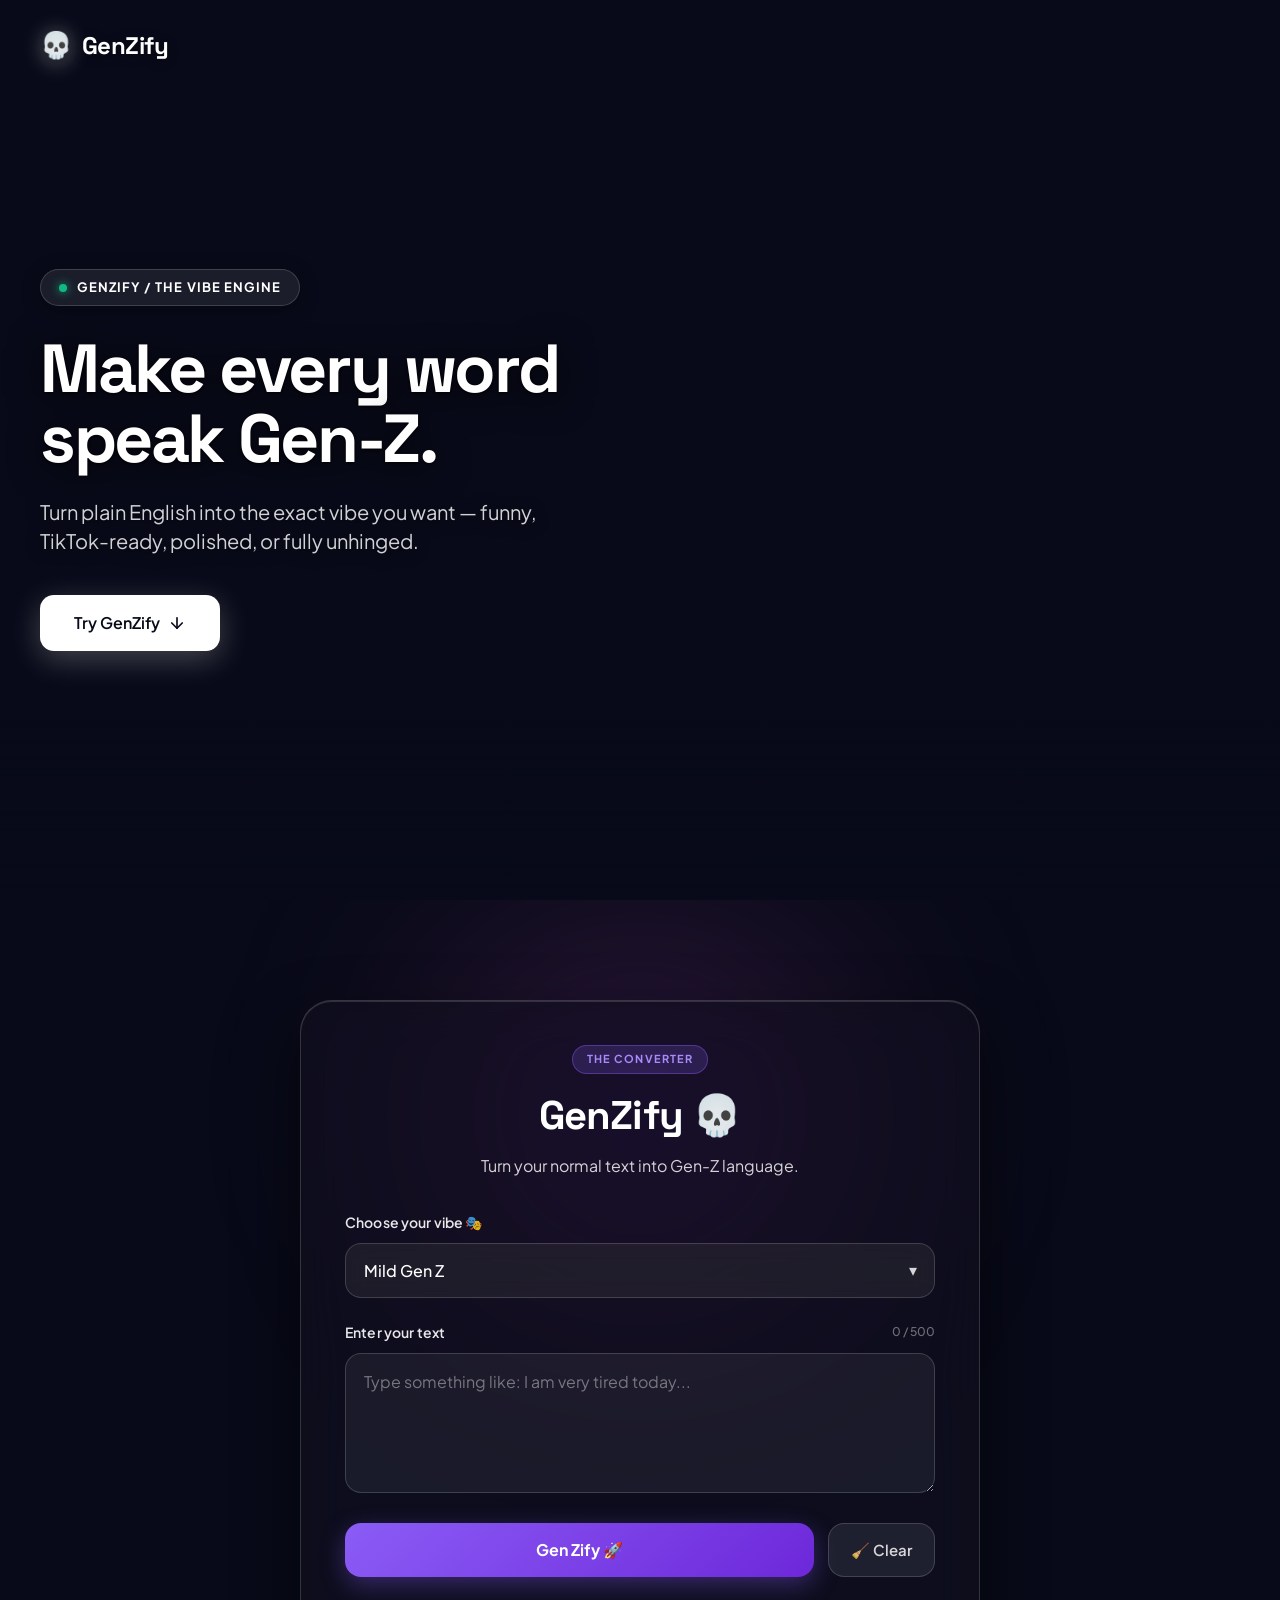
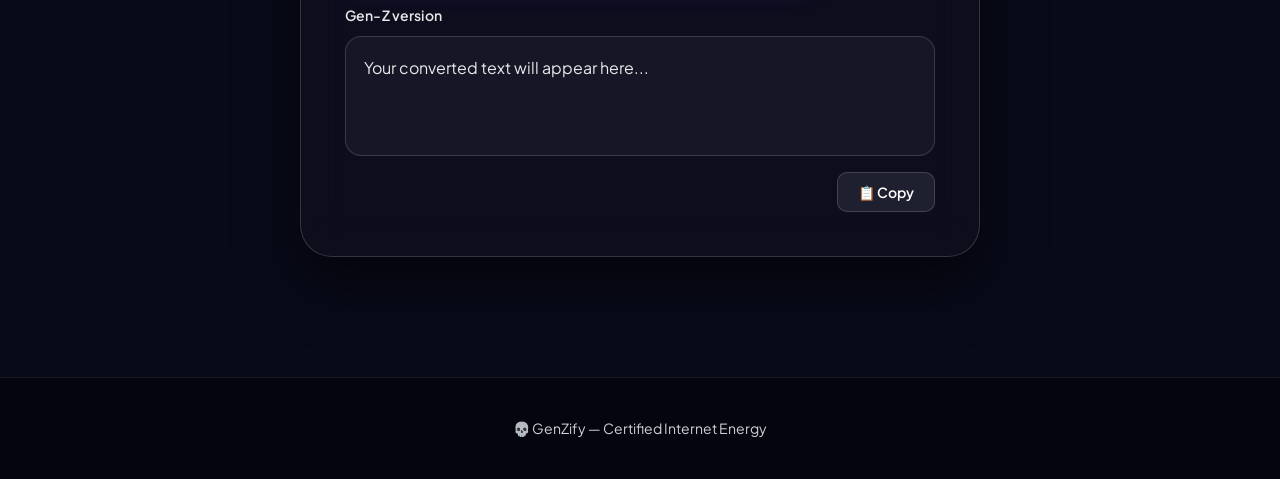
<file: frontend/index.html>
<!DOCTYPE html>
<html lang="en">
<head>
    <meta charset="UTF-8">
    <meta name="viewport" content="width=device-width, initial-scale=1.0">
    <title>GenZify — Make Every Word Speak Gen-Z</title>
    <link rel="preconnect" href="https://fonts.googleapis.com">
    <link rel="preconnect" href="https://fonts.gstatic.com" crossorigin>
    <link href="https://fonts.googleapis.com/css2?family=Plus+Jakarta+Sans:wght@400;500;600;700;800&family=Space+Grotesk:wght@500;700&display=swap" rel="stylesheet">
    <link rel="stylesheet" href="style.css">
</head>
<body>

    <!-- Header -->
    <header class="header">
        <div class="nav-container">
            <a href="#" class="logo">
                <span class="logo-emoji">💀</span>
                <span class="logo-text">GenZify</span>
            </a>

            <div class="nav-actions">
                <button id="hamburgerBtn" class="hamburger" aria-label="Toggle navigation" aria-expanded="false">
                    <span class="hamburger-bar"></span>
                    <span class="hamburger-bar"></span>
                    <span class="hamburger-bar"></span>
                </button>
            </div>
        </div>

        <!-- Mobile Menu Drawer -->
        <div id="mobileMenu" class="mobile-menu" aria-hidden="true">
            <div class="mobile-menu-content">
                <a href="#hero" class="mobile-link">Home</a>
                <a href="#converter" class="mobile-link">Converter</a>
                <a href="#converter" class="btn btn-primary mobile-btn">Try GenZify 🚀</a>
            </div>
        </div>
    </header>

    <!-- Hero Section -->
    <section class="hero" id="hero">
        <video class="hero-video" src="https://d8j0ntlcm91z4.cloudfront.net/user_38xzZboKViGWJOttwIXH07lWA1P/hf_20260813_092641_de52eb87-daf2-41db-92cb-7a56eae012a5.mp4" autoplay loop muted playsinline></video>
        <div class="hero-overlay"></div>

        <div class="hero-container">
            <div class="hero-row">
                <!-- Hero Copy -->
                <div class="hero-copy">
                    <div class="eyebrow">
                        <span class="eyebrow-dot"></span>
                        GENZIFY / THE VIBE ENGINE
                    </div>
                    <h1 class="hero-headline">Make every word speak Gen-Z.</h1>
                    <p class="hero-description">Turn plain English into the exact vibe you want — funny, TikTok-ready, polished, or fully unhinged.</p>
                    <div class="hero-actions">
                        <a href="#converter" id="heroCta" class="btn btn-primary">
                            Try GenZify
                            <svg class="btn-arrow" viewBox="0 0 24 24" width="18" height="18" fill="none" stroke="currentColor" stroke-width="2.2" stroke-linecap="round" stroke-linejoin="round">
                                <line x1="12" y1="5" x2="12" y2="19"></line>
                                <polyline points="19 12 12 19 5 12"></polyline>
                            </svg>
                        </a>
                    </div>
                </div>
            </div>
        </div>
    </section>

    <!-- Converter Section -->
    <section class="converter-section" id="converter">
        <div class="converter-glow"></div>
        <div class="container converter-card">

            <div class="converter-header">
                <div class="converter-badge">THE CONVERTER</div>
                <h1>GenZify 💀</h1>
                <p class="subtitle">
                    Turn your normal text into Gen-Z language.
                </p>
            </div>

            <div class="field-block">
                <label for="style">Choose your vibe 🎭</label>
                <div class="select-container">
                    <select id="style">
                        <option value="mild">Mild Gen Z</option>
                        <option value="funny">Funny 😂</option>
                        <option value="tiktok">TikTok 🔥</option>
                        <option value="brainrot">Brainrot 💀</option>
                        <option value="professional">Professional Gen Z</option>
                    </select>
                    <span class="select-arrow">▾</span>
                </div>
            </div>

            <div class="field-block">
                <div class="label-with-counter">
                    <label for="inputText">Enter your text</label>
                    <span id="charCount" class="char-count">0 / 500</span>
                </div>
                <textarea
                    id="inputText"
                    placeholder="Type something like: I am very tired today..."
                    maxlength="500"
                ></textarea>
            </div>

            <div class="button-actions">
                <button id="convertBtn" class="btn-convert">
                    <span>Gen Zify 🚀</span>
                </button>
                <button id="clearBtn" class="btn-clear" type="button" title="Clear text">
                    <span>🧹 Clear</span>
                </button>
            </div>

            <div class="field-block output-block">
                <label for="outputText">Gen-Z version</label>
                <div id="outputText" class="output">
                    Your converted text will appear here...
                </div>
            </div>

            <div class="output-footer">
                <button id="copyBtn" class="copy-btn">
                    📋 Copy
                </button>
            </div>

        </div>
    </section>

    <!-- Footer -->
    <footer class="footer">
        <div class="footer-content">
            <div class="footer-brand">💀 GenZify — Certified Internet Energy</div>
        </div>
    </footer>

    <script src="script.js"></script>

</body>
</html>
</file>
<file: frontend/style.css>
/* ==========================================================================
   GenZify — The Vibe Engine Design System
   Apogee-Inspired Premium Dark-Space Glassmorphism
   ========================================================================== */

:root {
    --bg-base: #080A19;
    --bg-surface: rgba(14, 16, 28, 0.32);
    --bg-surface-elevated: rgba(22, 20, 36, 0.55);
    
    --border-subtle: rgba(255, 255, 255, 0.16);
    --border-highlight: rgba(255, 255, 255, 0.28);
    --border-glow: rgba(168, 85, 247, 0.4);

    --text-main: #FFFFFF;
    --text-muted: rgba(255, 255, 255, 0.82);
    --text-dimmed: rgba(255, 255, 255, 0.4);

    --accent-purple: #8B5CF6;
    --accent-purple-light: #A78BFA;
    --accent-glow: 0 0 25px rgba(139, 92, 246, 0.45);

    --radius-sm: 10px;
    --radius-md: 16px;
    --radius-lg: 24px;
    --radius-xl: 32px;

    --ease-premium: cubic-bezier(0.16, 1, 0.3, 1);
}

/* --------------------------------------------------------------------------
   Reset & Base
   -------------------------------------------------------------------------- */
*, *::before, *::after {
    box-sizing: border-box;
    margin: 0;
    padding: 0;
}

html {
    scroll-behavior: smooth;
    background-color: var(--bg-base);
    color: var(--text-main);
    font-family: 'Plus Jakarta Sans', -apple-system, BlinkMacSystemFont, 'Segoe UI', Roboto, sans-serif;
    -webkit-font-smoothing: antialiased;
    -moz-osx-font-smoothing: grayscale;
}

body {
    min-height: 100vh;
    background-color: var(--bg-base);
    color: var(--text-main);
    overflow-x: hidden;
    line-height: 1.5;
}

/* --------------------------------------------------------------------------
   Minimal Header
   -------------------------------------------------------------------------- */
.header {
    position: fixed;
    top: 0;
    left: 0;
    width: 100%;
    z-index: 100;
    background: transparent;
    padding: 16px 0;
    transition: background 0.3s ease, backdrop-filter 0.3s ease;
}

.header.scrolled {
    background: rgba(8, 10, 25, 0.85);
    backdrop-filter: blur(16px);
    -webkit-backdrop-filter: blur(16px);
    border-bottom: 1px solid rgba(255, 255, 255, 0.08);
}

.nav-container {
    max-width: 1400px;
    margin: 0 auto;
    padding: 10px 40px;
    display: flex;
    align-items: center;
    justify-content: space-between;
}

.hamburger {
    display: none;
    flex-direction: column;
    justify-content: center;
    align-items: center;
    width: 42px;
    height: 42px;
    background: rgba(255, 255, 255, 0.08);
    border: 1px solid var(--border-subtle);
    border-radius: 12px;
    cursor: pointer;
    gap: 5px;
    padding: 0;
    transition: background 0.25s ease;
}

.hamburger:hover {
    background: rgba(255, 255, 255, 0.16);
}

.hamburger-bar {
    width: 20px;
    height: 2px;
    background: #FFFFFF;
    border-radius: 2px;
    transition: transform 0.3s var(--ease-premium), opacity 0.3s ease;
}

.hamburger.is-active .hamburger-bar:nth-child(1) {
    transform: translateY(7px) rotate(45deg);
}

.hamburger.is-active .hamburger-bar:nth-child(2) {
    opacity: 0;
}

.hamburger.is-active .hamburger-bar:nth-child(3) {
    transform: translateY(-7px) rotate(-45deg);
}

.mobile-menu {
    position: fixed;
    top: 68px;
    left: 0;
    width: 100%;
    background: rgba(8, 10, 25, 0.96);
    backdrop-filter: blur(24px);
    -webkit-backdrop-filter: blur(24px);
    border-bottom: 1px solid var(--border-subtle);
    padding: 24px 20px;
    display: none;
    opacity: 0;
    transform: translateY(-10px);
    transition: opacity 0.3s var(--ease-premium), transform 0.3s var(--ease-premium);
}

.mobile-menu.is-open {
    display: block;
    opacity: 1;
    transform: translateY(0);
}

.mobile-menu-content {
    display: flex;
    flex-direction: column;
    gap: 12px;
    max-width: 400px;
    margin: 0 auto;
}

.mobile-link {
    color: var(--text-muted);
    text-decoration: none;
    font-size: 16px;
    font-weight: 500;
    padding: 12px 16px;
    border-radius: 12px;
    background: rgba(255, 255, 255, 0.04);
    border: 1px solid rgba(255, 255, 255, 0.06);
    transition: all 0.2s ease;
}

.mobile-link:hover {
    color: var(--text-main);
    background: rgba(255, 255, 255, 0.1);
}

.mobile-btn {
    margin-top: 8px;
    width: 100%;
}

.logo {
    display: flex;
    align-items: center;
    gap: 10px;
    text-decoration: none;
    color: var(--text-main);
    font-size: 24px;
    font-weight: 700;
    letter-spacing: -0.02em;
    font-family: 'Space Grotesk', sans-serif;
    text-shadow: 0 2px 10px rgba(0, 0, 0, 0.5);
}

.logo-emoji {
    font-size: 26px;
    filter: drop-shadow(0 2px 10px rgba(255, 255, 255, 0.4));
}

/* --------------------------------------------------------------------------
   Hero Section — Highlighted Cosmic Theme
   -------------------------------------------------------------------------- */
.hero {
    position: relative;
    width: 100%;
    min-height: 100vh;
    display: flex;
    align-items: center;
    overflow: hidden;
    background-color: var(--bg-base);
    padding-top: 110px;
    padding-bottom: 90px;
}

/* 4K Ultra-Clarity Video Background */
.hero-video {
    position: absolute;
    inset: 0;
    width: 100%;
    height: 100%;
    object-fit: cover;
    object-position: center center;
    z-index: 0;
    pointer-events: none;
    opacity: 1;

    /* GPU-accelerated crisp rasterization */
    transform: translate3d(0, 0, 0);
    -webkit-transform: translate3d(0, 0, 0);
    will-change: transform;
    backface-visibility: hidden;
    -webkit-backface-visibility: hidden;

    /* 4K Ultra-sharp micro-contrast & vibrant color fidelity */
    filter: contrast(1.15) brightness(1.02) saturate(1.22);
    image-rendering: high-quality;
    image-rendering: -webkit-optimize-contrast;
}

/* Crystal-clear overlay: 100% transparent across the entire view, 
   only smoothly blending the bottom 8% into the converter section */
.hero-overlay {
    position: absolute;
    inset: 0;
    background: linear-gradient(180deg, 
        transparent 0%, 
        transparent 80%, 
        rgba(8, 10, 25, 0.7) 94%, 
        #080A19 100%
    );
    z-index: 1;
    pointer-events: none;
}

.hero-container {
    position: relative;
    z-index: 2;
    width: 100%;
    max-width: 1400px;
    margin: 0 auto;
    padding: 0 40px;
}

.hero-row {
    display: flex;
    align-items: center;
    justify-content: flex-start;
    gap: 60px;
}

/* Hero Copy */
.hero-copy {
    max-width: 680px;
    animation: riseFadeIn 1s var(--ease-premium) 0.2s both;
}

.eyebrow {
    display: inline-flex;
    align-items: center;
    gap: 10px;
    padding: 8px 18px;
    border-radius: 50px;
    background: rgba(255, 255, 255, 0.08);
    border: 1px solid var(--border-subtle);
    backdrop-filter: blur(16px);
    -webkit-backdrop-filter: blur(16px);
    font-size: 13px;
    font-weight: 700;
    letter-spacing: 0.08em;
    color: #FFFFFF;
    margin-bottom: 28px;
    text-transform: uppercase;
    box-shadow: 0 4px 20px rgba(0, 0, 0, 0.3);
}

.eyebrow-dot {
    width: 8px;
    height: 8px;
    border-radius: 50%;
    background: #10B981;
    box-shadow: 0 0 10px #10B981;
    animation: pulseDot 2s infinite ease-in-out;
}

@keyframes pulseDot {
    0%, 100% { opacity: 1; transform: scale(1); }
    50% { opacity: 0.5; transform: scale(0.85); }
}

.hero-headline {
    font-family: 'Space Grotesk', -apple-system, BlinkMacSystemFont, sans-serif;
    font-size: 68px;
    line-height: 1.02;
    font-weight: 700;
    letter-spacing: -0.035em;
    margin-bottom: 24px;
    color: #FFFFFF;
    text-shadow: 0 4px 35px rgba(0, 0, 0, 0.8), 0 1px 4px rgba(0, 0, 0, 0.9);
}

.hero-description {
    font-size: 20px;
    line-height: 1.45;
    color: var(--text-muted);
    max-width: 520px;
    margin-bottom: 40px;
    font-weight: 400;
    text-shadow: 0 2px 15px rgba(0, 0, 0, 0.75);
}

.hero-actions {
    display: flex;
    align-items: center;
    gap: 20px;
    flex-wrap: wrap;
}

.btn {
    display: inline-flex;
    align-items: center;
    justify-content: center;
    gap: 8px;
    font-family: inherit;
    font-size: 16px;
    font-weight: 600;
    text-decoration: none;
    border: none;
    border-radius: 14px;
    cursor: pointer;
    transition: all 0.3s var(--ease-premium);
}

.btn-primary {
    padding: 16px 34px;
    background: #FFFFFF;
    color: #080A19;
    box-shadow: 0 8px 30px rgba(255, 255, 255, 0.25), 0 4px 12px rgba(0, 0, 0, 0.3);
}

.btn-primary:hover {
    background: #F1F1F1;
    transform: translateY(-2px);
    box-shadow: 0 14px 40px rgba(255, 255, 255, 0.35);
}

.btn-arrow {
    transition: transform 0.3s var(--ease-premium);
}

.btn-primary:hover .btn-arrow {
    transform: translateY(3px);
}

/* --------------------------------------------------------------------------
   Ultra-Translucent Glass Analytics Card (Vibe Index)
   -------------------------------------------------------------------------- */
.card-wrapper {
    flex-shrink: 0;
}

.card {
    position: relative;
    width: 430px;
    padding: 34px 34px 28px;
    border-radius: 32px;
    background: rgba(14, 16, 28, 0.32);
    backdrop-filter: blur(20px) saturate(170%);
    -webkit-backdrop-filter: blur(20px) saturate(170%);
    border: 1px solid var(--border-subtle);
    box-shadow: 
        0 25px 60px rgba(0, 0, 0, 0.45), 
        inset 0 1px 1px rgba(255, 255, 255, 0.22),
        0 0 35px rgba(139, 92, 246, 0.12);
    animation: scaleFadeIn 0.9s var(--ease-premium) 0.5s both;
    transition: transform 0.3s ease, border-color 0.3s ease, box-shadow 0.3s ease;
}

.card:hover {
    border-color: var(--border-highlight);
    box-shadow: 
        0 30px 70px rgba(0, 0, 0, 0.5), 
        inset 0 1px 2px rgba(255, 255, 255, 0.35),
        0 0 45px rgba(139, 92, 246, 0.22);
}

.card-title {
    font-size: 20px;
    font-weight: 600;
    color: var(--text-muted);
    letter-spacing: -0.01em;
    margin-bottom: 16px;
    text-shadow: 0 2px 10px rgba(0, 0, 0, 0.4);
}

.amount {
    font-family: 'Space Grotesk', sans-serif;
    font-size: 52px;
    font-weight: 700;
    line-height: 1;
    color: #FFFFFF;
    margin-bottom: 12px;
    letter-spacing: -0.02em;
    text-shadow: 0 4px 20px rgba(0, 0, 0, 0.5);
}

.amount .dimmed {
    color: var(--text-dimmed);
    font-weight: 500;
}

.delta {
    display: flex;
    align-items: center;
    gap: 12px;
    margin-bottom: 34px;
    font-size: 14px;
    color: var(--text-muted);
}

.badge-status {
    padding: 6px 10px;
    border-radius: 8px;
    background: rgba(255, 255, 255, 0.16);
    border: 1px solid rgba(255, 255, 255, 0.15);
    color: #FFFFFF;
    font-weight: 600;
    font-size: 13px;
    letter-spacing: -0.01em;
    backdrop-filter: blur(8px);
}

.delta-caption {
    color: var(--text-muted);
    font-weight: 400;
    text-shadow: 0 1px 6px rgba(0, 0, 0, 0.5);
}

/* Chart */
.chart {
    height: 110px;
    display: flex;
    align-items: flex-end;
    gap: 3.5px;
    position: relative;
    padding-bottom: 4px;
}

.chart i {
    display: block;
    flex: 1;
    border-radius: 2px 2px 0 0;
    background: #FFFFFF;
    transform-origin: bottom;
    animation: growBar 0.65s var(--ease-premium) var(--bar-delay, 1s) both;
    box-shadow: 0 0 10px rgba(255, 255, 255, 0.45);
}

/* Last 4 bars dimmed projection-style */
.chart i.dimmed-bar,
.chart i:nth-last-child(-n+4) {
    background: rgba(255, 255, 255, 0.22);
    box-shadow: none;
}

.lines {
    position: absolute;
    inset: 0;
    pointer-events: none;
    background: linear-gradient(90deg,
        transparent 19.8%, rgba(255, 255, 255, 0.1) 20%, transparent 20.2%,
        transparent 39.8%, rgba(255, 255, 255, 0.1) 40%, transparent 40.2%,
        transparent 59.8%, rgba(255, 255, 255, 0.1) 60%, transparent 60.2%,
        transparent 79.8%, rgba(255, 255, 255, 0.1) 80%, transparent 80.2%,
        transparent 99.8%, rgba(255, 255, 255, 0.1) 100%
    );
    border-bottom: 1px solid rgba(255, 255, 255, 0.16);
}

.axis {
    display: flex;
    justify-content: space-between;
    margin-top: 14px;
    color: var(--text-muted);
    font-size: 11px;
    font-weight: 600;
    letter-spacing: 0.06em;
    text-shadow: 0 1px 6px rgba(0, 0, 0, 0.5);
}

.axis span:last-child {
    opacity: 0.6;
}

/* --------------------------------------------------------------------------
   Converter Section
   -------------------------------------------------------------------------- */
.converter-section {
    position: relative;
    padding: 100px 20px 120px;
    background-color: var(--bg-base);
    display: flex;
    justify-content: center;
    align-items: center;
    overflow: hidden;
}

.converter-glow {
    position: absolute;
    top: 20%;
    left: 50%;
    transform: translate(-50%, -50%);
    width: 750px;
    height: 500px;
    background: radial-gradient(circle, rgba(139, 92, 246, 0.22) 0%, rgba(236, 72, 153, 0.1) 40%, transparent 70%);
    filter: blur(90px);
    pointer-events: none;
    z-index: 0;
}

.container.converter-card {
    position: relative;
    z-index: 1;
    width: 100%;
    max-width: 680px;
    background: rgba(17, 16, 28, 0.65);
    backdrop-filter: blur(24px) saturate(160%);
    -webkit-backdrop-filter: blur(24px) saturate(160%);
    border: 1px solid var(--border-subtle);
    border-radius: var(--radius-xl);
    padding: 44px;
    box-shadow: 0 25px 60px rgba(0, 0, 0, 0.6), inset 0 1px 0 rgba(255, 255, 255, 0.14);
    transition: border-color 0.3s ease;
}

.container.converter-card:hover {
    border-color: rgba(255, 255, 255, 0.25);
}

.converter-header {
    text-align: center;
    margin-bottom: 34px;
}

.converter-badge {
    display: inline-block;
    padding: 5px 14px;
    border-radius: 50px;
    background: rgba(139, 92, 246, 0.2);
    border: 1px solid rgba(139, 92, 246, 0.4);
    color: var(--accent-purple-light);
    font-size: 11px;
    font-weight: 700;
    letter-spacing: 0.1em;
    margin-bottom: 12px;
}

.converter-card h1 {
    font-family: 'Space Grotesk', sans-serif;
    font-size: 40px;
    font-weight: 700;
    letter-spacing: -0.02em;
    color: #FFFFFF;
    margin-bottom: 8px;
}

.converter-card .subtitle {
    font-size: 16px;
    color: var(--text-muted);
}

.field-block {
    margin-bottom: 24px;
}

.label-with-counter {
    display: flex;
    justify-content: space-between;
    align-items: center;
    margin-bottom: 10px;
}

label {
    display: block;
    font-size: 14px;
    font-weight: 600;
    color: rgba(255, 255, 255, 0.9);
    margin-bottom: 10px;
    letter-spacing: 0.01em;
}

.label-with-counter label {
    margin-bottom: 0;
}

.char-count {
    font-size: 12px;
    font-weight: 500;
    color: var(--text-dimmed);
    transition: color 0.2s ease;
}

.char-count.near-limit {
    color: #F59E0B;
}

.char-count.at-limit {
    color: #EF4444;
}

/* Custom Select Dropdown */
.select-container {
    position: relative;
    width: 100%;
}

select {
    width: 100%;
    appearance: none;
    -webkit-appearance: none;
    -moz-appearance: none;
    padding: 16px 44px 16px 18px;
    border-radius: var(--radius-md);
    background: rgba(255, 255, 255, 0.06);
    border: 1px solid var(--border-subtle);
    color: #FFFFFF;
    font-size: 16px;
    font-family: inherit;
    font-weight: 500;
    cursor: pointer;
    outline: none;
    transition: all 0.25s ease;
    backdrop-filter: blur(10px);
}

select:hover {
    background: rgba(255, 255, 255, 0.1);
    border-color: rgba(255, 255, 255, 0.25);
}

select:focus {
    border-color: var(--accent-purple-light);
    box-shadow: 0 0 0 3px rgba(139, 92, 246, 0.25);
    background: rgba(255, 255, 255, 0.1);
}

select option {
    background: #111019;
    color: #FFFFFF;
    padding: 12px;
    font-size: 15px;
}

.select-arrow {
    position: absolute;
    right: 18px;
    top: 50%;
    transform: translateY(-50%);
    color: var(--text-muted);
    font-size: 16px;
    pointer-events: none;
}

/* Textarea */
textarea {
    width: 100%;
    height: 140px;
    padding: 16px 18px;
    border-radius: var(--radius-md);
    background: rgba(255, 255, 255, 0.06);
    border: 1px solid var(--border-subtle);
    color: #FFFFFF;
    font-size: 16px;
    font-family: inherit;
    line-height: 1.5;
    resize: vertical;
    outline: none;
    transition: all 0.25s ease;
}

textarea::placeholder {
    color: rgba(255, 255, 255, 0.4);
}

textarea:hover {
    background: rgba(255, 255, 255, 0.1);
    border-color: rgba(255, 255, 255, 0.25);
}

textarea:focus {
    border-color: var(--accent-purple-light);
    box-shadow: 0 0 0 3px rgba(139, 92, 246, 0.25);
    background: rgba(255, 255, 255, 0.1);
}

/* Action Buttons */
.button-actions {
    display: flex;
    gap: 14px;
    margin: 10px 0 28px;
}

.btn-convert,
#convertBtn {
    flex: 1;
    padding: 16px 28px;
    border: none;
    border-radius: var(--radius-md);
    background: linear-gradient(135deg, #8B5CF6 0%, #6D28D9 100%);
    color: #FFFFFF;
    font-size: 16px;
    font-weight: 700;
    font-family: inherit;
    cursor: pointer;
    box-shadow: 0 8px 24px rgba(139, 92, 246, 0.35);
    transition: all 0.25s var(--ease-premium);
    position: relative;
    overflow: hidden;
}

.btn-convert:hover,
#convertBtn:hover {
    background: linear-gradient(135deg, #9333EA 0%, #7C3AED 100%);
    transform: translateY(-2px);
    box-shadow: 0 12px 30px rgba(139, 92, 246, 0.45);
}

.btn-convert:active,
#convertBtn:active {
    transform: translateY(0);
}

.btn-convert:disabled,
#convertBtn:disabled {
    opacity: 0.6;
    cursor: not-allowed;
    transform: none;
}

.btn-clear,
#clearBtn {
    padding: 16px 22px;
    border: 1px solid var(--border-subtle);
    border-radius: var(--radius-md);
    background: rgba(255, 255, 255, 0.08);
    color: var(--text-muted);
    font-size: 15px;
    font-weight: 600;
    font-family: inherit;
    cursor: pointer;
    transition: all 0.25s ease;
}

.btn-clear:hover,
#clearBtn:hover {
    background: rgba(255, 255, 255, 0.16);
    color: #FFFFFF;
    border-color: rgba(255, 255, 255, 0.28);
}

/* Output */
.output-block {
    margin-bottom: 16px;
}

.output {
    min-height: 120px;
    padding: 18px;
    border-radius: var(--radius-md);
    background: rgba(255, 255, 255, 0.04);
    border: 1px solid var(--border-subtle);
    color: rgba(255, 255, 255, 0.9);
    font-size: 16px;
    line-height: 1.6;
    word-break: break-word;
    user-select: text;
    transition: border-color 0.25s ease;
}

.output.is-converted {
    color: #FFFFFF;
    border-color: rgba(139, 92, 246, 0.45);
    background: rgba(139, 92, 246, 0.08);
}

.output-footer {
    display: flex;
    justify-content: flex-end;
}

.copy-btn,
#copyBtn {
    padding: 10px 20px;
    border: 1px solid var(--border-subtle);
    border-radius: var(--radius-sm);
    background: rgba(255, 255, 255, 0.08);
    color: #FFFFFF;
    font-size: 14px;
    font-weight: 600;
    font-family: inherit;
    cursor: pointer;
    transition: all 0.25s ease;
}

.copy-btn:hover,
#copyBtn:hover {
    background: rgba(255, 255, 255, 0.18);
    border-color: rgba(255, 255, 255, 0.3);
    transform: translateY(-1px);
}

.copy-btn.copied,
#copyBtn.copied {
    background: #10B981;
    border-color: #10B981;
    color: #FFFFFF;
}

/* --------------------------------------------------------------------------
   Footer
   -------------------------------------------------------------------------- */
.footer {
    padding: 40px 20px;
    background: rgba(4, 5, 12, 0.85);
    border-top: 1px solid rgba(255, 255, 255, 0.08);
    text-align: center;
}

.footer-content {
    max-width: 1400px;
    margin: 0 auto;
    display: flex;
    justify-content: center;
    align-items: center;
    padding: 0 20px;
}

.footer-brand {
    font-size: 14px;
    color: var(--text-muted);
}

.footer-links {
    display: flex;
    gap: 20px;
}

.footer-links a {
    color: var(--text-muted);
    text-decoration: none;
    font-size: 13px;
    transition: color 0.2s ease;
}

.footer-links a:hover {
    color: #FFFFFF;
}

/* --------------------------------------------------------------------------
   Pure CSS Animations
   -------------------------------------------------------------------------- */
@keyframes riseFadeIn {
    from {
        opacity: 0;
        transform: translateY(32px);
    }
    to {
        opacity: 1;
        transform: translateY(0);
    }
}

@keyframes scaleFadeIn {
    from {
        opacity: 0;
        transform: scale(0.92);
    }
    to {
        opacity: 1;
        transform: scale(1);
    }
}

@keyframes growBar {
    from {
        opacity: 0;
        transform: scaleY(0);
    }
    to {
        opacity: 1;
        transform: scaleY(1);
    }
}

/* --------------------------------------------------------------------------
   Responsive Layouts
   -------------------------------------------------------------------------- */
@media (max-width: 1080px) {
    .hero-container {
        padding: 0 30px;
    }
    .hero-headline {
        font-size: 54px;
    }
    .hero-row {
        gap: 40px;
    }
    .card {
        width: 380px;
        padding: 28px 28px 24px;
    }
    .amount {
        font-size: 44px;
    }
}

@media (max-width: 900px) {
    .hero {
        min-height: auto;
        padding-top: 100px;
        padding-bottom: 60px;
    }
    .hero-row {
        flex-direction: column;
        align-items: center;
        text-align: center;
        gap: 48px;
    }
    .hero-copy {
        max-width: 100%;
        display: flex;
        flex-direction: column;
        align-items: center;
    }
    .hero-headline {
        font-size: 46px;
    }
    .hero-description {
        max-width: 580px;
    }
    .card-wrapper {
        width: 100%;
        display: flex;
        justify-content: center;
    }
    .card {
        width: 100%;
        max-width: 440px;
    }
    .footer-content {
        flex-direction: column;
        text-align: center;
        gap: 12px;
    }
}

@media (max-width: 639px) {
    .nav-container {
        padding: 8px 20px;
    }
    .hero-container {
        padding: 0 20px;
    }
    .hero-headline {
        font-size: 34px;
        line-height: 1.08;
    }
    .hero-description {
        font-size: 16px;
        margin-bottom: 28px;
    }
    .eyebrow {
        font-size: 11px;
        padding: 6px 14px;
        margin-bottom: 20px;
    }
    .btn-primary {
        width: 100%;
        padding: 14px 24px;
    }
    .card {
        padding: 22px 20px 18px;
        border-radius: var(--radius-lg);
    }
    .card-title {
        font-size: 17px;
        margin-bottom: 10px;
    }
    .amount {
        font-size: 36px;
        margin-bottom: 8px;
    }
    .delta {
        font-size: 12px;
        margin-bottom: 24px;
    }
    .chart {
        height: 85px;
        gap: 2px;
    }
    .axis {
        font-size: 9px;
    }
    .container.converter-card {
        padding: 26px 20px;
        border-radius: var(--radius-lg);
    }
    .converter-card h1 {
        font-size: 30px;
    }
    .button-actions {
        flex-direction: column;
        gap: 10px;
    }
}

/* --------------------------------------------------------------------------
   Accessibility: prefers-reduced-motion
   -------------------------------------------------------------------------- */
@media (prefers-reduced-motion: reduce) {
    *, *::before, *::after {
        animation-duration: 0.01ms !important;
        animation-iteration-count: 1 !important;
        transition-duration: 0.01ms !important;
        scroll-behavior: auto !important;
    }
    .chart i {
        transform: scaleY(1) !important;
        opacity: 1 !important;
    }
}
</file>
